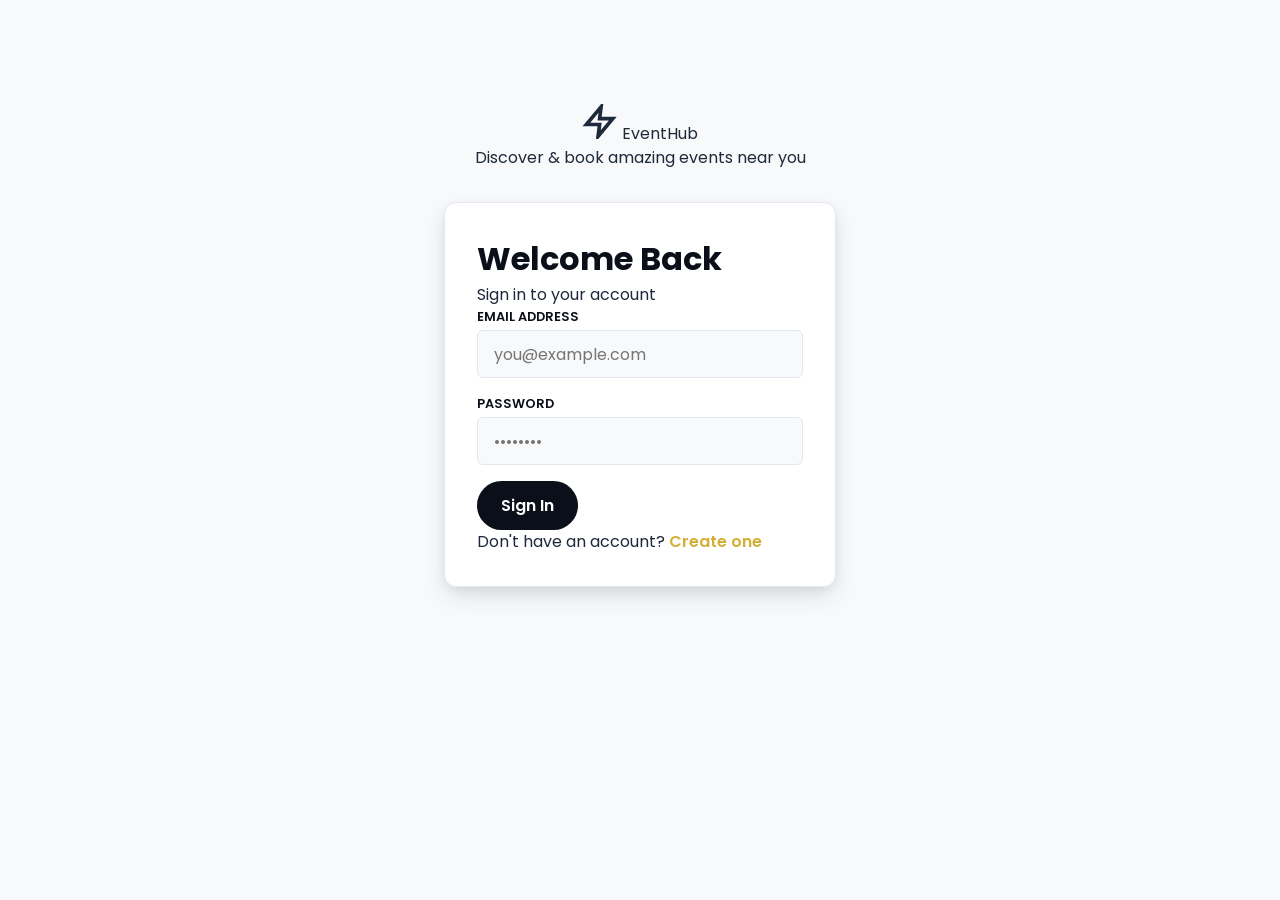
<file: auth.html>
<!DOCTYPE html>
<html lang="en">
<head>
    <meta charset="UTF-8">
    <meta name="viewport" content="width=device-width, initial-scale=1.0">
    <meta name="description" content="Sign in or create an account for the Event Booking System.">
    <title>Sign In — EventHub</title>
    <link rel="stylesheet" href="css/styles.css?v=p3r-3">
    <link rel="preconnect" href="https://fonts.googleapis.com">
    <link rel="preconnect" href="https://fonts.gstatic.com" crossorigin>
    <link href="https://fonts.googleapis.com/css2?family=Playfair+Display:ital,wght@0,400..900;1,400..900&family=Poppins:wght@300;400;500;600;700;800&display=swap" rel="stylesheet">
</head>
<body>



    <main class="auth-container">
        <!-- ─── Brand ──────────────────────────────────────── -->
        <div class="auth-brand">
            <a href="index.php" class="auth-brand__logo">
                <span class="auth-brand__icon">
                    <svg class="svg-icon" viewBox="0 0 24 24" fill="none" stroke="currentColor" stroke-width="2.5" stroke-linecap="square" stroke-linejoin="miter" style="width:2.2rem; height:2.2rem;">
                        <polygon points="13 2 3 14 12 14 11 22 21 10 12 10 13 2"></polygon>
                    </svg>
                </span>
                <span class="auth-brand__name">EventHub</span>
            </a>
            <p class="auth-brand__tagline">Discover &amp; book amazing events near you</p>
        </div>

        <!-- ═══════ Login Card ═══════ -->
        <div id="login-card" class="auth-card">
            <h1 class="auth-card__title">Welcome Back</h1>
            <p class="auth-card__subtitle">Sign in to your account</p>

            <div id="login-error" class="auth-error" style="display:none;"></div>

            <form id="login-form" novalidate>
                <div class="form-group">
                    <label for="login-email">Email Address</label>
                    <input type="email" id="login-email" placeholder="you@example.com" required autocomplete="email" class="input">
                </div>
                <div class="form-group">
                    <label for="login-password">Password</label>
                    <input type="password" id="login-password" placeholder="••••••••" required autocomplete="current-password" class="input">
                </div>
                <button type="submit" class="btn btn--primary btn--full" data-label="Sign In"><span>Sign In</span></button>
            </form>

            <p class="auth-card__footer">
                Don't have an account?
                <a href="#" data-toggle-auth class="link">Create one</a>
            </p>
        </div>

        <!-- ═══════ Register Card ═══════ -->
        <div id="register-card" class="auth-card hidden">
            <h1 class="auth-card__title">Create Account</h1>
            <p class="auth-card__subtitle">Join EventHub today</p>

            <div id="register-error" class="auth-error" style="display:none;"></div>

            <form id="register-form" novalidate>
                <div class="form-group">
                    <label for="register-name">Full Name</label>
                    <input type="text" id="register-name" placeholder="Jane Doe" required autocomplete="name" class="input">
                </div>
                <div class="form-group">
                    <label for="register-email">Email Address</label>
                    <input type="email" id="register-email" placeholder="you@example.com" required autocomplete="email" class="input">
                </div>
                <div class="form-group">
                    <label for="register-password">Password</label>
                    <input type="password" id="register-password" placeholder="Min 6 characters" required autocomplete="new-password" class="input">
                </div>
                <div class="form-group">
                    <label for="register-confirm">Confirm Password</label>
                    <input type="password" id="register-confirm" placeholder="Re-enter password" required autocomplete="new-password" class="input">
                </div>
                <button type="submit" class="btn btn--primary btn--full" data-label="Create Account"><span>Create Account</span></button>
            </form>

            <p class="auth-card__footer">
                Already have an account?
                <a href="#" data-toggle-auth class="link">Sign in</a>
            </p>
        </div>
    </main>

    <script src="js/auth.js"></script>
</body>
</html>
</file>
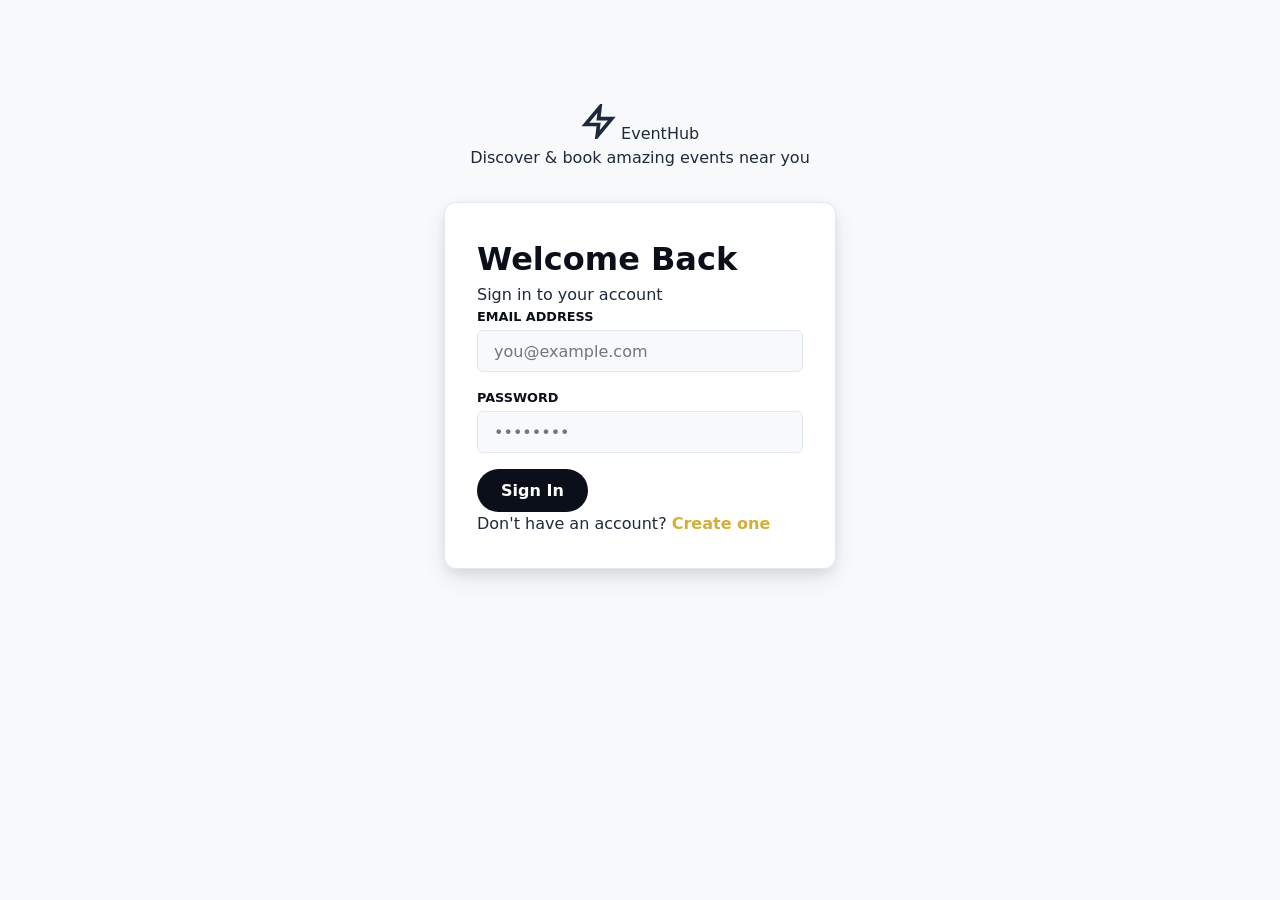
<file: dashboard.html>
<!DOCTYPE html>
<html lang="en">
<head>
    <meta charset="UTF-8">
    <meta name="viewport" content="width=device-width, initial-scale=1.0">
    <meta name="description" content="Manage your events and bookings on EventHub.">
    <title>Dashboard — EventHub</title>
    <link rel="stylesheet" href="css/styles.css?v=p3r-3">
    <link rel="preconnect" href="https://fonts.googleapis.com">
    <link rel="preconnect" href="https://fonts.gstatic.com" crossorigin>
    <link href="https://fonts.googleapis.com/css2?family=Playfair+Display:ital,wght@0,400..900;1,400..900&family=Poppins:wght@300;400;500;600;700;800&display=swap" rel="stylesheet">
</head>
<body>

    <div class="dashboard-wrapper">
        <!-- ─── Sidebar (Section 1) ────────────────────────── -->
        <aside id="sidebar" class="sidebar">
            <div class="sidebar__brand">
                <svg class="svg-icon sidebar__brand-icon" viewBox="0 0 24 24" fill="none" stroke="currentColor" stroke-width="2.5" stroke-linecap="square" stroke-linejoin="miter">
                    <polygon points="13 2 3 14 12 14 11 22 21 10 12 10 13 2"></polygon>
                </svg>
                <span class="sidebar__brand-name">EventHub</span>
            </div>
            
            <nav class="sidebar__nav" id="sidebar-nav">
                <button class="tab active" data-tab="overview">
                    <svg class="svg-icon" viewBox="0 0 24 24" fill="none" stroke="currentColor" stroke-width="2"><rect x="3" y="3" width="7" height="9"></rect><rect x="14" y="3" width="7" height="5"></rect><rect x="14" y="12" width="7" height="9"></rect><rect x="3" y="16" width="7" height="5"></rect></svg>
                    <span>Overview</span>
                </button>
                <button class="tab" data-tab="my-events">
                    <svg class="svg-icon" viewBox="0 0 24 24" fill="none" stroke="currentColor" stroke-width="2"><rect x="3" y="4" width="18" height="18" rx="2" ry="2"></rect><line x1="16" y1="2" x2="16" y2="6"></line><line x1="8" y1="2" x2="8" y2="6"></line><line x1="3" y1="10" x2="21" y2="10"></line></svg>
                    <span>My Events</span>
                </button>
                <button class="tab" data-tab="create-event">
                    <svg class="svg-icon" viewBox="0 0 24 24" fill="none" stroke="currentColor" stroke-width="2"><line x1="12" y1="5" x2="12" y2="19"></line><line x1="5" y1="12" x2="19" y2="12"></line></svg>
                    <span>Create New Event</span>
                </button>
                <button class="tab" data-tab="check-in">
                    <svg class="svg-icon" viewBox="0 0 24 24" fill="none" stroke="currentColor" stroke-width="2"><path d="M22 11.08V12a10 10 0 1 1-5.93-9.14"></path><polyline points="22 4 12 14.01 9 11.01"></polyline></svg>
                    <span>Check-in Attendees</span>
                </button>
                <button class="tab" data-tab="my-bookings">
                    <svg class="svg-icon" viewBox="0 0 24 24" fill="none" stroke="currentColor" stroke-width="2"><path d="M20.2 7.8l-2.6 1a2 2 0 0 0-1.2 1.8v2.8a2 2 0 0 0 1.2 1.8l2.6 1a1 1 0 0 0 1.3-.9v-6.6a1 1 0 0 0-1.3-.9zM3.8 7.8l2.6 1a2 2 0 0 1 1.2 1.8v2.8a2 2 0 0 1-1.2 1.8l-2.6 1a1 1 0 0 1-1.3-.9v-6.6a1 1 0 0 1 1.3-.9z"></path><path d="M12 2a10 10 0 0 0-10 10 10 10 0 0 0 10 10 10 10 0 0 0 10-10A10 10 0 0 0 12 2zm0 18a8 8 0 1 1 0-16 8 8 0 0 1 0 16z"></path></svg>
                    <span>My Bookings</span>
                </button>
                <button class="tab" data-tab="saved-events">
                    <svg class="svg-icon" viewBox="0 0 24 24" fill="none" stroke="currentColor" stroke-width="2"><path d="M19 21l-7-5-7 5V5a2 2 0 0 1 2-2h10a2 2 0 0 1 2 2z"></path></svg>
                    <span>Saved Events</span>
                </button>
            </nav>
            
            <div class="sidebar__footer">
                <a href="index.html" class="sidebar__link">
                    <svg class="svg-icon" viewBox="0 0 24 24" fill="none" stroke="currentColor" stroke-width="2"><path d="M3 9l9-7 9 7v11a2 2 0 0 1-2 2H5a2 2 0 0 1-2-2z"></path><polyline points="9 22 9 12 15 12 15 22"></polyline></svg>
                    <span>Browse Events</span>
                </a>
                <button id="nav-logout" class="sidebar__btn">
                    <svg class="svg-icon" viewBox="0 0 24 24" fill="none" stroke="currentColor" stroke-width="2"><path d="M9 21H5a2 2 0 0 1-2-2V5a2 2 0 0 1 2-2h4"></path><polyline points="16 17 21 12 16 7"></polyline><line x1="21" y1="12" x2="9" y2="12"></line></svg>
                    <span>Logout</span>
                </button>
            </div>
        </aside>

        <!-- Sidebar Overlay (Mobile) -->
        <div id="sidebar-overlay" class="sidebar-overlay"></div>

        <!-- ─── Main Content Area (Section 2) ──────────────── -->
        <main class="main-content">
            <!-- Header Bar -->
            <header class="header-bar">
                <button id="menu-toggle" class="menu-toggle" aria-label="Toggle Menu">
                    <svg class="svg-icon" viewBox="0 0 24 24" fill="none" stroke="currentColor" stroke-width="2.5"><line x1="3" y1="12" x2="21" y2="12"></line><line x1="3" y1="6" x2="21" y2="6"></line><line x1="3" y1="18" x2="21" y2="18"></line></svg>
                </button>
                <div class="header-bar__left">
                    <span id="nav-user-name" class="navbar__greeting"></span>
                </div>
                <div class="header-bar__right">
                    <div class="header-balance">
                        <span class="header-balance__title">Balance</span>
                        <span id="nav-balance" class="header-balance__amount">0.00 Birr</span>
                    </div>
                </div>
            </header>

            <!-- Content Area -->
            <div class="content-body">
                <!-- ═══════ Overview Tab ═══════ -->
                <section id="tab-overview" class="tab-panel active">
                    <header class="tab-panel__header">
                        <h2>Overview</h2>
                    </header>
                    
                    <div class="host-analytics">
                        <div class="analytics-card">
                            <div class="analytics-card__icon">
                                <svg class="svg-icon" width="20" height="20" viewBox="0 0 24 24" fill="none" stroke="currentColor" stroke-width="2" stroke-linecap="square"><line x1="12" y1="1" x2="12" y2="23"></line><path d="M17 5H9.5a3.5 3.5 0 0 0 0 7h5a3.5 3.5 0 0 1 0 7H6"></path></svg>
                            </div>
                            <div class="analytics-card__content">
                                <span class="analytics-card__value" id="stats-revenue">0.00 Birr</span>
                                <span class="analytics-card__label">Total Earnings</span>
                            </div>
                        </div>
                        <div class="analytics-card">
                            <div class="analytics-card__icon">
                                <svg class="svg-icon" width="20" height="20" viewBox="0 0 24 24" fill="none" stroke="currentColor" stroke-width="2" stroke-linecap="square"><path d="M17 21v-2a4 4 0 0 0-4-4H5a4 4 0 0 0-4 4v2"></path><circle cx="9" cy="7" r="4"></circle><path d="M23 21v-2a4 4 0 0 0-3-3.87"></path><path d="M16 3.13a4 4 0 0 1 0 7.75"></path></svg>
                            </div>
                            <div class="analytics-card__content">
                                <span class="analytics-card__value" id="stats-tickets-sold">0</span>
                                <span class="analytics-card__label">Tickets Sold</span>
                            </div>
                        </div>
                        <div class="analytics-card">
                            <div class="analytics-card__icon">
                                <svg class="svg-icon" width="20" height="20" viewBox="0 0 24 24" fill="none" stroke="currentColor" stroke-width="2" stroke-linecap="square"><rect x="3" y="4" width="18" height="18" rx="2" ry="2"></rect><line x1="16" y1="2" x2="16" y2="6"></line><line x1="8" y1="2" x2="8" y2="6"></line><line x1="3" y1="10" x2="21" y2="10"></line></svg>
                            </div>
                            <div class="analytics-card__content">
                                <span class="analytics-card__value" id="stats-events-count">0</span>
                                <span class="analytics-card__label">Upcoming Events</span>
                            </div>
                        </div>
                    </div>

                    <div class="welcome-widget">
                        <div class="welcome-widget__greeting">Welcome to your dashboard!</div>
                        <p class="welcome-widget__text">Configure your events, track earnings in Birr, monitor seat capacity, and check-in attendees easily. Click on "My Events" to manage bookings.</p>
                    </div>
                </section>

                <!-- ═══════ My Events Tab ═══════ -->
                <section id="tab-my-events" class="tab-panel hidden">
                    <div class="tab-panel__header">
                        <h2>Events You Created</h2>
                        <button id="btn-new-event" class="btn btn--primary"><span>+ New Event</span></button>
                    </div>

                    <div id="my-events-list" class="my-events-list">
                        <!-- Dynamically populated with horizontal card rows -->
                    </div>
                    <div id="my-events-empty" class="empty-state hidden">
                        <div class="empty-state__icon" style="display:flex; justify-content:center; margin-bottom:1.5rem;">
                            <svg class="svg-icon" viewBox="0 0 24 24" fill="none" stroke="currentColor" stroke-width="2" stroke-linecap="square" style="width:3rem; height:3rem; color:var(--color-gold);">
                                <rect x="3" y="4" width="18" height="18" rx="2" ry="2"></rect>
                                <line x1="16" y1="2" x2="16" y2="6"></line>
                                <line x1="8" y1="2" x2="8" y2="6"></line>
                                <line x1="3" y1="10" x2="21" y2="10"></line>
                            </svg>
                        </div>
                        <p class="empty-state__text">You haven't created any events yet.</p>
                    </div>
                </section>

                <!-- ═══════ Create Event Tab (Embedded) ═══════ -->
                <section id="tab-create-event" class="tab-panel hidden">
                    <header class="tab-panel__header">
                        <h2 id="event-form-title">Create New Event</h2>
                    </header>
                    
                    <div class="card form-card">
                        <div id="event-form-error" class="auth-error" style="display:none;"></div>
                        <div id="event-form-success" class="auth-success" style="display:none;"></div>

                        <form id="event-form" novalidate>
                            <input type="hidden" id="event-form-id" value="">
                            <div class="form-row">
                                <div class="form-group">
                                    <label for="event-form-name">Event Title</label>
                                    <input type="text" id="event-form-name" class="input" placeholder="Enter event title" required>
                                </div>
                                <div class="form-group">
                                    <label for="event-form-type">Event Type</label>
                                    <select id="event-form-type" class="input" required>
                                        <option value="">Select Type</option>
                                        <option value="Concert">Concert</option>
                                        <option value="Workshop">Workshop</option>
                                        <option value="Meetup">Meetup</option>
                                        <option value="Conference">Conference</option>
                                        <option value="Sports">Sports</option>
                                        <option value="Exhibition">Exhibition</option>
                                        <option value="Food">Food</option>
                                        <option value="Other">Other</option>
                                    </select>
                                </div>
                            </div>
                            <div class="form-row">
                                <div class="form-group">
                                    <label for="event-form-date">Event Date &amp; Time</label>
                                    <input type="datetime-local" id="event-form-date" class="input" required>
                                </div>
                                <div class="form-group">
                                    <label for="event-form-seats">Total Seats</label>
                                    <input type="number" id="event-form-seats" class="input" min="1" placeholder="e.g. 100" required>
                                </div>
                            </div>
                            <div class="form-row">
                                <div class="form-group">
                                    <label for="event-form-location">Location</label>
                                    <input type="text" id="event-form-location" class="input" placeholder="e.g. Online or 123 Street" required>
                                </div>
                                <div class="form-group">
                                    <label for="event-form-price">Ticket Price (Birr)</label>
                                    <input type="number" id="event-form-price" class="input" min="0" step="0.01" placeholder="e.g. 150.00" required>
                                </div>
                            </div>
                            <div class="form-group">
                                <label for="event-form-desc">Description</label>
                                <textarea id="event-form-desc" class="input input--textarea" rows="4" placeholder="Describe your event…"></textarea>
                            </div>
                            <div class="form-group">
                                <label>Event Poster</label>
                                
                                <!-- Custom dashed upload zone -->
                                <div id="upload-zone" class="upload-zone">
                                    <input type="file" id="eventImage" name="event_image" accept="image/*" style="display: none;">
                                    <div class="upload-zone__prompt" id="upload-zone-prompt">
                                        <svg class="upload-zone__icon" viewBox="0 0 24 24" fill="none" stroke="currentColor" stroke-width="2" stroke-linecap="square">
                                            <path d="M21 15v4a2 2 0 0 1-2 2H5a2 2 0 0 1-2-2v-4"></path>
                                            <polyline points="17 8 12 3 7 8"></polyline>
                                            <line x1="12" y1="3" x2="12" y2="15"></line>
                                        </svg>
                                        <p class="upload-zone__text">Drag &amp; drop event poster, or <span class="highlight">browse files</span></p>
                                        <p class="upload-zone__subtext">Supports JPG, PNG, GIF up to 5MB</p>
                                    </div>
                                    <div id="event-form-image-preview-container" class="upload-zone__preview-container" style="display:none;">
                                        <img id="event-form-image-preview" src="" alt="Preview" class="upload-zone__preview-img">
                                        <button type="button" id="btn-remove-poster" class="btn-remove-poster" aria-label="Remove poster">&times;</button>
                                    </div>
                                </div>
                            </div>
                            <div class="form-actions">
                                <button type="button" id="event-form-cancel" class="btn btn--ghost"><span>Cancel</span></button>
                                <button type="submit" id="event-form-submit" class="btn btn--primary" data-label="Save Event"><span>Save Event</span></button>
                            </div>
                        </form>
                    </div>
                </section>

                <!-- ═══════ Check-in Tab (Section 4) ═══════ -->
                <section id="tab-check-in" class="tab-panel hidden">
                    <header class="tab-panel__header">
                        <h2>Check-in Attendees</h2>
                    </header>
                    
                    <div class="check-in-layout">
                        <!-- Left Column: Event Summary -->
                        <div class="check-in-layout__left">
                            <div id="check-in-no-event-summary" class="check-in-no-event-summary">
                                <p>No event selected. Choose an event from the list under "My Events" to check in attendees.</p>
                            </div>
                            <div id="check-in-event-summary" class="card check-in-summary-card hidden">
                                <div class="check-in-summary-card__poster-wrapper">
                                    <img id="check-in-event-poster" src="" alt="Event Poster" class="check-in-summary-card__poster">
                                </div>
                                <div class="check-in-summary-card__content">
                                    <span id="check-in-event-type" class="badge">Concert</span>
                                    <h3 id="check-in-event-title" class="check-in-summary-card__title">Event Title</h3>
                                    
                                    <div class="check-in-summary-card__meta">
                                        <div class="check-in-meta-item">
                                            <svg viewBox="0 0 24 24" width="16" height="16" fill="none" stroke="currentColor" stroke-width="2"><rect x="3" y="4" width="18" height="18" rx="2" ry="2"></rect><line x1="16" y1="2" x2="16" y2="6"></line><line x1="8" y1="2" x2="8" y2="6"></line><line x1="3" y1="10" x2="21" y2="10"></line></svg>
                                            <span id="check-in-event-date">Date</span>
                                        </div>
                                        <div class="check-in-meta-item">
                                            <svg viewBox="0 0 24 24" width="16" height="16" fill="none" stroke="currentColor" stroke-width="2"><path d="M12 2a8 8 0 0 0-8 8c0 5.25 8 12 8 12s8-6.75 8-12a8 8 0 0 0-8-8z"></path><circle cx="12" cy="10" r="3"></circle></svg>
                                            <span id="check-in-event-location">Location</span>
                                        </div>
                                        <div class="check-in-meta-item">
                                            <svg viewBox="0 0 24 24" width="16" height="16" fill="none" stroke="currentColor" stroke-width="2"><path d="M17 21v-2a4 4 0 0 0-4-4H5a4 4 0 0 0-4 4v2"></path><circle cx="9" cy="7" r="4"></circle></svg>
                                            <span id="check-in-event-capacity">Capacity</span>
                                        </div>
                                    </div>
                                    
                                    <div class="check-in-summary-card__actions">
                                        <button id="check-in-event-edit" class="btn btn--sm btn--outline"><span>Edit</span></button>
                                        <button id="check-in-event-delete" class="btn btn--sm btn--danger-outline"><span>Delete Event</span></button>
                                    </div>
                                </div>
                            </div>
                        </div>

                        <!-- Right Column: Attendee check-in list -->
                        <div class="check-in-layout__right">
                            <div class="card check-in-list-card">
                                <div class="check-in-list-card__header">
                                    <h3>Attendee Check-In</h3>
                                    <div class="search-box">
                                        <input type="text" id="attendee-search" class="input" placeholder="Search attendee name or email...">
                                    </div>
                                </div>
                                
                                <div id="check-in-attendees-list" class="check-in-attendees-list">
                                    <!-- Populated dynamically -->
                                    <p class="select-hint">Please select an event from "My Events" to view attendees.</p>
                                </div>
                                <div id="check-in-attendees-empty" class="empty-state hidden">
                                    <p class="empty-state__text">No bookings found for this event.</p>
                                </div>
                            </div>
                        </div>
                    </div>
                </section>

                <!-- ═══════ My Bookings Tab ═══════ -->
                <section id="tab-my-bookings" class="tab-panel hidden">
                    <header class="tab-panel__header">
                        <h2>Your Booked Tickets</h2>
                    </header>

                    <div id="my-bookings-list" class="my-bookings-list">
                        <!-- Dynamically populated -->
                    </div>
                    <div id="my-bookings-empty" class="empty-state hidden">
                        <div class="empty-state__icon" style="display:flex; justify-content:center; margin-bottom:1.5rem;">
                            <svg class="svg-icon" viewBox="0 0 24 24" fill="none" stroke="currentColor" stroke-width="2" stroke-linecap="square" style="width:3rem; height:3rem; color:var(--color-gold);">
                                <path d="M2 9a3 3 0 0 1 0 6v2a2 2 0 0 0 2 2h16a2 2 0 0 0 2-2v-2a3 3 0 0 1 0-6V7a2 2 0 0 0-2-2H4a2 2 0 0 0-2 2Z"></path>
                                <line x1="9" y1="5" x2="9" y2="19"></line>
                            </svg>
                        </div>
                        <p class="empty-state__text">You haven't booked any events yet. <a href="index.html" class="link">Browse events</a></p>
                    </div>
                </section>

                <!-- ═══════ Saved Events Tab ═══════ -->
                <section id="tab-saved-events" class="tab-panel hidden">
                    <header class="tab-panel__header">
                        <h2>Saved Events</h2>
                    </header>
                    <div id="saved-events-list" class="saved-events-list events-grid">
                        <!-- Dynamically populated -->
                    </div>
                    <div id="saved-events-empty" class="empty-state hidden">
                        <div class="empty-state__icon" style="display:flex; justify-content:center; margin-bottom:1.5rem;">
                            <svg class="svg-icon" viewBox="0 0 24 24" fill="none" stroke="currentColor" stroke-width="2" stroke-linecap="square" style="width:3rem; height:3rem; color:var(--color-gold);">
                                <path d="M19 21l-7-5-7 5V5a2 2 0 0 1 2-2h10a2 2 0 0 1 2 2z"></path>
                            </svg>
                        </div>
                        <p class="empty-state__text">You haven't saved any events yet. <a href="index.html" class="link">Browse events</a></p>
                    </div>
                </section>
            </div>
            
            <footer class="footer">
                <p>&copy; 2026 EventHub. All rights reserved.</p>
            </footer>
        </main>
    </div>

    <!-- ─── Confirm Dialog ─────────────────────────────────── -->
    <div id="confirm-modal" class="modal hidden">
        <div class="modal__backdrop" id="confirm-backdrop"></div>
        <div class="modal__content modal__content--small">
            <h3 id="confirm-title">Are you sure?</h3>
            <p id="confirm-message"></p>
            <div class="form-actions">
                <button id="confirm-no" class="btn btn--ghost"><span>No</span></button>
                <button id="confirm-yes" class="btn btn--danger"><span>Yes</span></button>
            </div>
        </div>
    </div>

    <script src="js/p3r-dropdown.js"></script>
    <script src="js/dashboard.js?v=1.0.3"></script>
</body>
</html>
</file>
<file: css/styles.css>
/* ==========================================================================
   Premium Event Booking UI Stylesheet (Navy & Gold Theme)
   ========================================================================== */

/* ─── Variables & Theme ─────────────────────────────────────────── */
:root {
    --color-navy: #0B0F19;
    --color-navy-light: #1E293B;
    --color-gold: #D4AF37;
    --color-gold-hover: #B59025;
    --color-gold-light: rgba(212, 175, 55, 0.15);
    --color-bg-light: #F8F9FA;
    --color-card-bg: #FFFFFF;
    --color-white: #FFFFFF;
    
    --color-text: #1E293B;
    --color-text-light: #64748B;
    --color-text-dim: #94A3B8;
    --color-border: #E2E8F0;
    
    --color-danger: #EF4444;
    --color-warning: #F59E0B;
    --color-success: #10B981;
    
    --font-heading: 'Playfair Display', Georgia, serif;
    --font-body: 'Poppins', 'Inter', system-ui, -apple-system, sans-serif;
    
    --shadow-sm: 0 1px 2px 0 rgba(11, 15, 25, 0.05);
    --shadow-md: 0 4px 15px -1px rgba(11, 15, 25, 0.08), 0 2px 6px -1px rgba(11, 15, 25, 0.04);
    --shadow-lg: 0 10px 25px -3px rgba(11, 15, 25, 0.12), 0 4px 12px -2px rgba(11, 15, 25, 0.08);
    
    --radius-sm: 6px;
    --radius-md: 12px;
    --radius-lg: 20px;
    --radius-pill: 9999px;
    
    --space-xs: 0.25rem;
    --space-sm: 0.5rem;
    --space-md: 1rem;
    --space-lg: 1.5rem;
    --space-xl: 2rem;
    --space-2xl: 3rem;
    --transition-base: all 0.3s cubic-bezier(0.4, 0, 0.2, 1);
    --transition-fast: all 0.15s ease;
}

/* ─── Base Reset ────────────────────────────────────────────────── */
*, *::before, *::after {
    box-sizing: border-box;
    margin: 0;
    padding: 0;
}

body {
    font-family: var(--font-body);
    background-color: var(--color-bg-light);
    color: var(--color-text);
    line-height: 1.5;
    -webkit-font-smoothing: antialiased;
    overflow-x: hidden;
}

a {
    color: inherit;
    text-decoration: none;
}

img {
    max-width: 100%;
    display: block;
}

button, input, select, textarea {
    font-family: inherit;
    font-size: inherit;
    color: inherit;
    background: none;
    border: none;
}

/* ─── Layout Container ──────────────────────────────────────────── */
.container {
    width: 100%;
    max-width: 1200px;
    margin-right: auto;
    margin-left: auto;
    padding-right: var(--space-lg);
    padding-left: var(--space-lg);
}

.text-center {
    text-align: center;
}

.hidden {
    display: none !important;
}

/* ─── Typography Utility ────────────────────────────────────────── */
h1, h2, h3, h4, h5, h6 {
    font-family: var(--font-body);
    font-weight: 700;
    color: var(--color-navy);
}

.section-title {
    font-family: var(--font-heading);
    font-size: 2.25rem;
    font-weight: 800;
    margin-bottom: var(--space-xs);
    color: var(--color-navy);
}

.section-subtitle {
    font-size: 1rem;
    color: var(--color-text-light);
    margin-bottom: var(--space-xl);
}

/* ─── Buttons ───────────────────────────────────────────────────── */
.btn {
    display: inline-flex;
    align-items: center;
    justify-content: center;
    padding: 0.75rem 1.5rem;
    font-weight: 600;
    border-radius: var(--radius-pill);
    cursor: pointer;
    transition: var(--transition-base);
    text-transform: capitalize;
}

.btn--primary {
    background-color: var(--color-navy);
    color: var(--color-white);
}

.btn--primary:hover {
    background-color: var(--color-navy-light);
    transform: translateY(-2px);
    box-shadow: var(--shadow-md);
}

.btn--outline {
    background-color: transparent;
    border: 2px solid var(--color-navy);
    color: var(--color-navy);
}

.btn--outline:hover {
    background-color: var(--color-navy);
    color: var(--color-white);
}

.btn--ghost {
    background-color: transparent;
    color: var(--color-navy);
}

.btn--ghost:hover {
    background-color: rgba(11, 15, 25, 0.05);
}

.btn--sm {
    padding: 0.5rem 1rem;
    font-size: 0.85rem;
}

.btn--danger {
    background-color: var(--color-danger);
    color: var(--color-white);
}

.btn--danger:hover {
    background-color: #DC2626;
}

.btn--danger-outline {
    background-color: transparent;
    border: 2px solid var(--color-danger);
    color: var(--color-danger);
}

.btn--danger-outline:hover {
    background-color: var(--color-danger);
    color: var(--color-white);
}

/* ─── Navbar ────────────────────────────────────────────────────── */
.navbar {
    background-color: var(--color-white);
    box-shadow: var(--shadow-sm);
    position: sticky;
    top: 0;
    z-index: 100;
    height: 70px;
    display: flex;
    align-items: center;
}

.navbar__inner {
    display: flex;
    align-items: center;
    justify-content: space-between;
    width: 100%;
}

.navbar__brand {
    display: flex;
    align-items: center;
    gap: var(--space-sm);
    font-family: var(--font-heading);
    font-size: 1.5rem;
    font-weight: 900;
    color: var(--color-navy);
}

.navbar__icon {
    color: var(--color-gold);
}

.navbar__links {
    display: flex;
    align-items: center;
    gap: var(--space-md);
}

.nav-balance {
    font-weight: 700;
    color: var(--color-gold);
    background-color: var(--color-gold-light);
    padding: 0.35rem 0.75rem;
    border-radius: var(--radius-pill);
    font-size: 0.9rem;
}

.navbar__greeting {
    font-weight: 500;
    color: var(--color-text-light);
    font-size: 0.9rem;
}

/* ─── Hero Section & Floating Search Bar ────────────────────────── */
.hero {
    background-size: cover;
    background-position: center;
    padding: 7rem 0 9rem 0;
    text-align: center;
    color: var(--color-white);
    position: relative;
}

.hero__inner {
    display: flex;
    flex-direction: column;
    align-items: center;
    position: relative;
    z-index: 2;
}

.hero__title {
    font-family: var(--font-heading);
    font-size: 3.5rem;
    font-weight: 900;
    line-height: 1.2;
    margin-bottom: var(--space-md);
    color: var(--color-white);
    max-width: 800px;
}

.hero__title .accent-text {
    color: var(--color-gold);
}

.hero__subtitle {
    font-size: 1.15rem;
    font-weight: 400;
    color: rgba(255, 255, 255, 0.9);
    max-width: 600px;
    margin-bottom: var(--space-2xl);
    line-height: 1.6;
}

/* Floating Search Bar Pill */
.search-bar-pill {
    background-color: var(--color-white);
    border-radius: var(--radius-pill);
    box-shadow: var(--shadow-lg);
    display: flex;
    align-items: center;
    padding: 0.6rem 0.6rem 0.6rem 2rem;
    width: 100%;
    max-width: 1080px;
    margin-top: 1rem;
    text-align: left;
    color: var(--color-text);
}

.search-bar-pill__field {
    display: flex;
    align-items: center;
    gap: var(--space-sm);
    flex: 1;
    min-width: 0;
}

.search-bar-pill__icon {
    color: var(--color-text-light);
    flex-shrink: 0;
}

.search-bar-pill__content {
    display: flex;
    flex-direction: column;
    width: 100%;
}

.search-bar-pill__label {
    font-size: 0.75rem;
    font-weight: 700;
    color: var(--color-navy);
    text-transform: uppercase;
    letter-spacing: 0.05em;
    cursor: pointer;
}

.search-bar-pill__input {
    font-size: 0.9rem;
    font-weight: 500;
    color: var(--color-text);
    width: 100%;
    margin-top: 2px;
    outline: none;
}

.search-bar-pill__input::placeholder {
    color: var(--color-text-dim);
}

.search-bar-pill__divider {
    width: 1px;
    height: 35px;
    background-color: var(--color-border);
    margin: 0 var(--space-lg);
    flex-shrink: 0;
}

.search-bar-pill__btn {
    background-color: var(--color-navy);
    color: var(--color-white);
    padding: 1rem 2rem;
    font-weight: 600;
    font-size: 0.95rem;
    border-radius: var(--radius-pill);
    cursor: pointer;
    transition: var(--transition-base);
    flex-shrink: 0;
}

.search-bar-pill__btn:hover {
    background-color: var(--color-navy-light);
    transform: scale(1.02);
}

/* Responsive Search Bar */
@media (max-width: 850px) {
    .search-bar-pill {
        flex-direction: column;
        border-radius: var(--radius-md);
        padding: var(--space-lg);
        gap: var(--space-md);
    }
    
    .search-bar-pill__divider {
        display: none;
    }
    
    .search-bar-pill__field {
        width: 100%;
    }
    
    .search-bar-pill__btn {
        width: 100%;
        text-align: center;
    }
}

/* ─── Trending / Location Pills ─────────────────────────────────── */
.trending {
    margin-top: -3.5rem;
    margin-bottom: var(--space-lg);
    position: relative;
    z-index: 10;
}

.trending__header {
    display: flex;
    align-items: flex-end;
    justify-content: space-between;
    margin-bottom: var(--space-lg);
}

.trending__header-text {
    flex: 1;
}

.carousel-nav {
    display: flex;
    gap: var(--space-sm);
    margin-bottom: 5px;
}

.carousel-nav__btn {
    width: 44px;
    height: 44px;
    border-radius: var(--radius-pill);
    background-color: var(--color-white);
    box-shadow: var(--shadow-sm);
    border: 1px solid var(--color-border);
    display: flex;
    align-items: center;
    justify-content: center;
    color: var(--color-navy);
    cursor: pointer;
    transition: var(--transition-base);
}

.carousel-nav__btn:hover {
    background-color: var(--color-navy);
    color: var(--color-white);
    border-color: var(--color-navy);
    transform: scale(1.05);
}

/* Location Pills Scrolling Row */
.location-pills-container {
    overflow-x: auto;
    scrollbar-width: none;
    margin-bottom: var(--space-md);
    padding: var(--space-xs) 0;
}

.location-pills-container::-webkit-scrollbar {
    display: none;
}

.location-pills {
    display: flex;
    gap: var(--space-sm);
}

.location-pill {
    padding: 0.6rem 1.2rem;
    background-color: var(--color-white);
    border: 1px solid var(--color-border);
    border-radius: var(--radius-pill);
    font-size: 0.85rem;
    font-weight: 500;
    color: var(--color-text);
    cursor: pointer;
    transition: var(--transition-base);
    white-space: nowrap;
}

.location-pill:hover {
    border-color: var(--color-navy);
    color: var(--color-navy);
}

.location-pill.active {
    background-color: var(--color-gold);
    color: var(--color-white);
    border-color: var(--color-gold);
    box-shadow: var(--shadow-sm);
}

/* ─── Events Carousel Grid ──────────────────────────────────────── */
.events-grid {
    display: flex;
    flex-direction: row;
    overflow-x: auto;
    scroll-behavior: smooth;
    gap: var(--space-lg);
    padding: var(--space-sm) var(--space-xs) var(--space-xl) var(--space-xs);
    scrollbar-width: none;
}

.events-grid::-webkit-scrollbar {
    display: none;
}

/* Event Card Design */
.event-card {
    min-width: 320px;
    max-width: 320px;
    background-color: var(--color-card-bg);
    border-radius: var(--radius-md);
    box-shadow: var(--shadow-md);
    overflow: hidden;
    display: flex;
    flex-direction: column;
    transition: var(--transition-base);
    position: relative;
    cursor: pointer;
}

.event-card:hover {
    transform: translateY(-5px);
    box-shadow: var(--shadow-lg);
}

/* Top 60% Image Section */
.event-card__image-section {
    height: 260px;
    width: 100%;
    position: relative;
    overflow: hidden;
    background-color: var(--color-navy);
}

.event-card__img {
    width: 100%;
    height: 100%;
    object-fit: cover;
    transition: var(--transition-base);
}

.event-card:hover .event-card__img {
    transform: scale(1.05);
}

.event-card__img-fallback {
    width: 100%;
    height: 100%;
    display: flex;
    align-items: center;
    justify-content: center;
    color: rgba(255, 255, 255, 0.4);
    background: linear-gradient(135deg, var(--color-navy-light), var(--color-navy));
}

/* Badges & Button Overlays */
.event-card__overlay-top-left {
    position: absolute;
    top: var(--space-sm);
    left: var(--space-sm);
    z-index: 5;
}

.category-pill {
    background-color: var(--color-white);
    color: var(--color-navy);
    font-size: 0.75rem;
    font-weight: 700;
    padding: 0.25rem 0.65rem;
    border-radius: var(--radius-pill);
    box-shadow: var(--shadow-sm);
    text-transform: uppercase;
    letter-spacing: 0.02em;
}

.event-card__heart-btn {
    position: absolute;
    top: var(--space-sm);
    right: var(--space-sm);
    width: 32px;
    height: 32px;
    border-radius: var(--radius-pill);
    background-color: var(--color-white);
    display: flex;
    align-items: center;
    justify-content: center;
    color: var(--color-navy);
    cursor: pointer;
    box-shadow: var(--shadow-sm);
    transition: var(--transition-base);
    z-index: 5;
}

.event-card__heart-btn:hover {
    transform: scale(1.1);
}

.heart-icon {
    width: 16px;
    height: 16px;
    transition: var(--transition-fast);
}

.event-card__heart-btn.saved .heart-icon {
    fill: var(--color-gold);
    stroke: var(--color-gold);
}

.event-card__overlay-bottom {
    position: absolute;
    bottom: var(--space-sm);
    left: var(--space-sm);
    right: var(--space-sm);
    display: flex;
    gap: var(--space-xs);
    z-index: 5;
}

.info-badge {
    background-color: rgba(11, 15, 25, 0.75);
    color: var(--color-white);
    font-size: 0.7rem;
    font-weight: 500;
    padding: 0.25rem 0.5rem;
    border-radius: var(--radius-pill);
    display: flex;
    align-items: center;
    gap: 4px;
    backdrop-filter: blur(4px);
}

/* Card Body Section */
.event-card__body-section {
    padding: var(--space-md);
    display: flex;
    flex-direction: column;
    flex-grow: 1;
}

.event-card__title {
    font-size: 1.05rem;
    font-weight: 700;
    color: var(--color-navy);
    margin-bottom: var(--space-sm);
    white-space: nowrap;
    overflow: hidden;
    text-overflow: ellipsis;
}

.event-card__footer-section {
    display: flex;
    align-items: center;
    justify-content: space-between;
    margin-top: auto;
    padding-top: var(--space-sm);
    border-top: 1px solid var(--color-border);
}

.event-card__price-box {
    display: flex;
    flex-direction: column;
    line-height: 1.2;
}

.price-from-label {
    font-size: 0.7rem;
    color: var(--color-text-light);
}

.price-amount {
    font-size: 1.15rem;
    font-weight: 700;
    color: var(--color-gold);
}

.event-card__ticket-btn {
    background-color: var(--color-navy);
    color: var(--color-white);
    padding: 0.5rem 1rem;
    font-size: 0.8rem;
    font-weight: 600;
    border-radius: var(--radius-pill);
    cursor: pointer;
    transition: var(--transition-base);
}

.event-card__ticket-btn:hover {
    background-color: var(--color-navy-light);
    transform: scale(1.03);
}

/* Fade Out Animation for Saved Cards */
.fade-out {
    animation: fadeOutEffect 0.3s forwards ease-in-out;
}

@keyframes fadeOutEffect {
    0% { opacity: 1; transform: scale(1); }
    100% { opacity: 0; transform: scale(0.9); }
}

/* ─── Category Grid Section ─────────────────────────────────────── */
.categories {
    padding: var(--space-xl) 0 var(--space-2xl) 0;
}

.categories-grid {
    display: grid;
    grid-template-columns: repeat(4, 1fr);
    grid-template-rows: repeat(2, 120px);
    gap: var(--space-md);
}

.category-card {
    background-size: cover;
    background-position: center;
    border-radius: var(--radius-md);
    position: relative;
    overflow: hidden;
    display: flex;
    align-items: center;
    justify-content: center;
    cursor: pointer;
    box-shadow: var(--shadow-sm);
    transition: var(--transition-base);
}

.category-card:hover {
    transform: scale(1.02);
    box-shadow: var(--shadow-md);
}

.category-card__overlay {
    position: absolute;
    inset: 0;
    background-color: rgba(11, 15, 25, 0.45);
    transition: var(--transition-base);
}

.category-card:hover .category-card__overlay {
    background-color: rgba(11, 15, 25, 0.3);
}

.category-card__text {
    position: relative;
    z-index: 2;
    color: var(--color-white);
    font-weight: 700;
    font-size: 1.15rem;
    letter-spacing: 0.05em;
    text-transform: uppercase;
}

@media (max-width: 900px) {
    .categories-grid {
        grid-template-columns: repeat(2, 1fr);
        grid-template-rows: repeat(4, 120px);
    }
}

@media (max-width: 500px) {
    .categories-grid {
        grid-template-columns: 1fr;
        grid-template-rows: repeat(8, 100px);
    }
}

/* ─── Event Details Modal ───────────────────────────────────────── */
.modal {
    position: fixed;
    inset: 0;
    z-index: 1000;
    display: flex;
    align-items: center;
    justify-content: center;
    padding: var(--space-md);
}

.modal__backdrop {
    position: absolute;
    inset: 0;
    background-color: rgba(11, 15, 25, 0.7);
    backdrop-filter: blur(4px);
}

.modal__content {
    background-color: var(--color-white);
    border-radius: var(--radius-md);
    box-shadow: var(--shadow-lg);
    width: 100%;
    max-width: 600px;
    position: relative;
    z-index: 1002;
    padding: var(--space-xl);
    max-height: 90vh;
    overflow-y: auto;
}

.modal__content--wide {
    max-width: 800px;
}

.modal__content--small {
    max-width: 400px;
}

.modal__close {
    position: absolute;
    top: var(--space-md);
    right: var(--space-md);
    width: 32px;
    height: 32px;
    font-size: 1.5rem;
    display: flex;
    align-items: center;
    justify-content: center;
    cursor: pointer;
    color: var(--color-text-light);
    transition: var(--transition-base);
}

.modal__close:hover {
    color: var(--color-navy);
}

.modal__badge {
    display: inline-block;
    background-color: var(--color-gold-light);
    color: var(--color-gold);
    font-size: 0.75rem;
    font-weight: 700;
    padding: 0.25rem 0.65rem;
    border-radius: var(--radius-pill);
    margin-bottom: var(--space-sm);
    text-transform: uppercase;
}

.modal__title {
    font-family: var(--font-heading);
    font-size: 1.75rem;
    font-weight: 800;
    margin-bottom: var(--space-sm);
    color: var(--color-navy);
}

.modal__meta {
    font-size: 0.9rem;
    color: var(--color-text-light);
    display: flex;
    gap: var(--space-md);
    margin-bottom: var(--space-sm);
}

.modal__meta span {
    display: flex;
    align-items: center;
    gap: 4px;
}

.modal__desc {
    font-size: 0.95rem;
    line-height: 1.6;
    margin-bottom: var(--space-lg);
    color: var(--color-text);
}

/* Modal Seats Bar */
.modal__seats {
    margin-bottom: var(--space-xl);
}

.seats-bar {
    width: 100%;
    height: 8px;
    background-color: var(--color-border);
    border-radius: var(--radius-pill);
    overflow: hidden;
    margin-bottom: var(--space-xs);
}

.seats-bar__fill {
    height: 100%;
    background-color: var(--color-navy);
    border-radius: inherit;
    width: 0;
    transition: width 0.5s ease;
}

.seats-bar__fill--danger {
    background-color: var(--color-danger);
}

.modal__seats-text {
    font-size: 0.8rem;
    font-weight: 500;
    color: var(--color-text-light);
}

.modal__actions {
    display: flex;
    gap: var(--space-md);
}

.modal__image-container {
    width: 100%;
    height: 220px;
    border-radius: var(--radius-md);
    overflow: hidden;
    margin-bottom: var(--space-md);
    border: 1px solid var(--color-border);
}

.modal__image {
    width: 100%;
    height: 100%;
    object-fit: cover;
}

/* ─── Dashboard profile & Tabs ──────────────────────────────────── */
.dashboard {
    padding: var(--space-xl) 0 var(--space-2xl) 0;
}

.dashboard__header {
    margin-bottom: var(--space-xl);
}

.dashboard__header h1 {
    font-family: var(--font-heading);
    font-size: 2.5rem;
}

.dashboard-profile {
    display: flex;
    background-color: var(--color-white);
    border-radius: var(--radius-md);
    box-shadow: var(--shadow-sm);
    border: 1px solid var(--color-border);
    padding: var(--space-lg);
    align-items: center;
    justify-content: space-between;
    margin-bottom: var(--space-xl);
}

.dashboard-profile__user h2 {
    font-size: 1.5rem;
    font-weight: 700;
}

.dashboard-profile__user p {
    color: var(--color-text-light);
    font-size: 0.9rem;
}

.dashboard-profile__balance {
    text-align: right;
    display: flex;
    flex-direction: column;
}

.balance-title {
    font-size: 0.75rem;
    font-weight: 600;
    text-transform: uppercase;
    color: var(--color-text-light);
    letter-spacing: 0.05em;
}

.balance-amount {
    font-size: 1.5rem;
    font-weight: 800;
    color: var(--color-gold);
}

/* Tabs */
.tabs {
    display: flex;
    border-bottom: 2px solid var(--color-border);
    margin-bottom: var(--space-xl);
    gap: var(--space-lg);
}

.tab {
    padding: 0.75rem 0.5rem;
    font-weight: 600;
    color: var(--color-text-light);
    cursor: pointer;
    border-bottom: 3px solid transparent;
    transition: var(--transition-base);
    margin-bottom: -2px;
}

.tab:hover {
    color: var(--color-navy);
}

.tab.active {
    color: var(--color-navy);
    border-bottom-color: var(--color-gold);
}

.tab-panel {
    display: block;
}

.tab-panel.hidden {
    display: none;
}

.tab-panel__header {
    display: flex;
    align-items: center;
    justify-content: space-between;
    margin-bottom: var(--space-lg);
}

.tab-panel__header h2 {
    font-family: var(--font-heading);
    font-size: 1.75rem;
}

/* Host Analytics Cards */
.host-analytics {
    display: grid;
    grid-template-columns: repeat(4, 1fr);
    gap: var(--space-md);
    margin-bottom: var(--space-xl);
}

.analytics-card {
    background-color: var(--color-white);
    border: 1px solid var(--color-border);
    border-radius: var(--radius-md);
    padding: var(--space-md);
    display: flex;
    align-items: center;
    gap: var(--space-md);
    box-shadow: var(--shadow-sm);
}

.analytics-card__icon {
    width: 44px;
    height: 44px;
    border-radius: var(--radius-pill);
    background-color: var(--color-gold-light);
    color: var(--color-gold);
    display: flex;
    align-items: center;
    justify-content: center;
}

.analytics-card__content {
    display: flex;
    flex-direction: column;
}

.analytics-card__value {
    font-size: 1.25rem;
    font-weight: 800;
    color: var(--color-navy);
    line-height: 1.2;
}

.analytics-card__label {
    font-size: 0.75rem;
    color: var(--color-text-light);
    font-weight: 500;
}

@media (max-width: 800px) {
    .host-analytics {
        grid-template-columns: repeat(2, 1fr);
    }
}

@media (max-width: 450px) {
    .host-analytics {
        grid-template-columns: 1fr;
    }
}

/* Created Event / Booking Rows */
.my-events-list, .my-bookings-list {
    display: flex;
    flex-direction: column;
    gap: var(--space-md);
}

.event-row, .booking-row {
    background-color: var(--color-white);
    border: 1px solid var(--color-border);
    border-radius: var(--radius-md);
    padding: var(--space-md) var(--space-lg);
    display: flex;
    align-items: center;
    justify-content: space-between;
    box-shadow: var(--shadow-sm);
    transition: var(--transition-base);
}

.event-row:hover, .booking-row:hover {
    transform: translateY(-2px);
    box-shadow: var(--shadow-md);
}

.event-row__info, .booking-row__info {
    flex-grow: 1;
}

.event-row__title, .booking-row__title {
    font-size: 1.1rem;
    font-weight: 700;
    margin-bottom: var(--space-xs);
}

.booking-row__title.cancelled-text {
    text-decoration: line-through;
    color: var(--color-text-dim);
}

.event-row__meta, .booking-row__meta {
    font-size: 0.8rem;
    color: var(--color-text-light);
    display: flex;
    gap: var(--space-md);
    align-items: center;
}

.badge {
    font-size: 0.7rem;
    font-weight: 700;
    padding: 0.15rem 0.5rem;
    border-radius: var(--radius-pill);
    text-transform: uppercase;
}

.badge--concert { background-color: #DBEAFE; color: #1E40AF; }
.badge--workshop { background-color: #D1FAE5; color: #065F46; }
.badge--meetup { background-color: #FEE2E2; color: #991B1B; }
.badge--conference { background-color: #F5F3FF; color: #5B21B6; }
.badge--sports { background-color: #FEF3C7; color: #92400E; }
.badge--exhibition { background-color: #ECFDF5; color: #065F46; }
.badge--other { background-color: #F3F4F6; color: #374151; }

.booking-status {
    font-size: 0.75rem;
    font-weight: 700;
    padding: 0.25rem 0.65rem;
    border-radius: var(--radius-pill);
    text-transform: uppercase;
}

.booking-status--active {
    background-color: var(--color-gold-light);
    color: var(--color-gold);
}

.booking-status--cancelled {
    background-color: #FEE2E2;
    color: var(--color-danger);
}

.event-row__actions, .booking-row__actions {
    display: flex;
    align-items: center;
    gap: var(--space-sm);
}

@media (max-width: 700px) {
    .event-row, .booking-row {
        flex-direction: column;
        align-items: flex-start;
        gap: var(--space-md);
    }
    
    .event-row__actions, .booking-row__actions {
        width: 100%;
        justify-content: flex-end;
    }
}

/* Saved Events List on Dashboard */
.saved-events-list {
    display: flex;
    flex-wrap: wrap;
    gap: var(--space-lg);
}

/* Attendees list inside modal */
.attendee-card {
    display: flex;
    align-items: center;
    justify-content: space-between;
    padding: var(--space-sm) 0;
    border-bottom: 1px solid var(--color-border);
}

/* ─── Forms & Inputs ────────────────────────────────────────────── */
.form-row {
    display: flex;
    gap: var(--space-md);
    margin-bottom: var(--space-md);
}

.form-group {
    display: flex;
    flex-direction: column;
    flex-grow: 1;
    margin-bottom: var(--space-md);
}

.form-group label {
    font-size: 0.8rem;
    font-weight: 600;
    color: var(--color-navy);
    margin-bottom: var(--space-xs);
    text-transform: uppercase;
}

.input {
    width: 100%;
    padding: 0.65rem 1rem;
    background-color: var(--color-bg-light);
    border: 1px solid var(--color-border);
    border-radius: var(--radius-sm);
    color: var(--color-text);
    outline: none;
    transition: var(--transition-fast);
}

.input:focus {
    border-color: var(--color-gold);
    box-shadow: 0 0 0 3px var(--color-gold-light);
}

.input--textarea {
    resize: vertical;
}

.form-actions {
    display: flex;
    justify-content: flex-end;
    gap: var(--space-sm);
    margin-top: var(--space-lg);
}

.p3r-input {
    cursor: pointer;
}

/* ─── Auth Page Overhaul ────────────────────────────────────────── */
.auth-container {
    width: 100%;
    max-width: 440px;
    margin: 5rem auto;
    padding: var(--space-lg);
}

.auth-brand {
    text-align: center;
    margin-bottom: var(--space-xl);
}

.auth-card {
    background-color: var(--color-white);
    border-radius: var(--radius-md);
    box-shadow: var(--shadow-lg);
    border: 1px solid var(--color-border);
    padding: var(--space-xl);
}

.auth-card h2 {
    font-family: var(--font-heading);
    font-size: 1.75rem;
    text-align: center;
    margin-bottom: var(--space-lg);
}

.auth-error {
    background-color: #FEE2E2;
    color: var(--color-danger);
    padding: 0.75rem 1rem;
    border-radius: var(--radius-sm);
    font-size: 0.85rem;
    margin-bottom: var(--space-md);
    font-weight: 500;
}

.auth-success {
    background-color: #D1FAE5;
    color: var(--color-success);
    padding: 0.75rem 1rem;
    border-radius: var(--radius-sm);
    font-size: 0.85rem;
    margin-bottom: var(--space-md);
    font-weight: 500;
}

.auth-switch {
    text-align: center;
    margin-top: var(--space-md);
    font-size: 0.85rem;
    color: var(--color-text-light);
}

.link {
    color: var(--color-gold);
    font-weight: 600;
    transition: var(--transition-fast);
}

.link:hover {
    color: var(--color-gold-hover);
    text-decoration: underline;
}

/* ─── Spinner & Loading States ──────────────────────────────────── */
.loading-spinner {
    display: flex;
    justify-content: center;
    padding: var(--space-2xl) 0;
}

.spinner {
    width: 44px;
    height: 44px;
    border: 4px solid var(--color-border);
    border-top-color: var(--color-gold);
    border-radius: var(--radius-pill);
    animation: spin 0.8s linear infinite;
}

@keyframes spin {
    0% { transform: rotate(0deg); }
    100% { transform: rotate(360deg); }
}

.empty-state {
    text-align: center;
    padding: var(--space-2xl) 0;
    color: var(--color-text-light);
    width: 100%;
}

.empty-state__icon {
    margin-bottom: var(--space-md);
}

.empty-state__text {
    font-size: 1rem;
    font-weight: 500;
}

/* ==========================================================================
   Modern Sidebar Layout & Dashboard Elements (Custom Overrides)
   ========================================================================== */

/* Layout wrapper */
.dashboard-wrapper {
    display: flex;
    min-height: 100vh;
    width: 100%;
}

/* Left Sidebar styling */
.sidebar {
    width: 260px;
    background-color: var(--color-navy);
    color: var(--color-white);
    display: flex;
    flex-direction: column;
    flex-shrink: 0;
    position: fixed;
    top: 0;
    bottom: 0;
    left: 0;
    z-index: 100;
    transition: var(--transition-base);
    border-right: 1px solid rgba(255, 255, 255, 0.05);
}

.sidebar__brand {
    padding: var(--space-xl) var(--space-lg);
    display: flex;
    align-items: center;
    gap: var(--space-sm);
    border-bottom: 1px solid rgba(255, 255, 255, 0.05);
}

.sidebar__brand-icon {
    width: 1.5rem;
    height: 1.5rem;
    color: var(--color-gold);
}

.sidebar__brand-name {
    font-family: var(--font-heading);
    font-size: 1.5rem;
    font-weight: 900;
    color: var(--color-gold);
    letter-spacing: 0.5px;
}

.sidebar__nav {
    padding: var(--space-lg) var(--space-sm);
    display: flex;
    flex-direction: column;
    gap: var(--space-xs);
    flex-grow: 1;
    overflow-y: auto;
}

.sidebar__nav .tab {
    display: flex;
    align-items: center;
    gap: var(--space-md);
    padding: 0.85rem var(--space-md);
    color: var(--color-text-dim);
    font-weight: 500;
    border-radius: var(--radius-sm);
    border: none;
    border-left: 3px solid transparent;
    background: transparent;
    text-align: left;
    width: 100%;
    margin-bottom: 0;
    transition: var(--transition-fast);
    cursor: pointer;
    font-size: 0.95rem;
}

.sidebar__nav .tab svg {
    width: 1.2rem;
    height: 1.2rem;
    flex-shrink: 0;
    transition: var(--transition-fast);
    stroke: currentColor;
}

.sidebar__nav .tab:hover {
    color: var(--color-white);
    background-color: rgba(255, 255, 255, 0.05);
}

.sidebar__nav .tab.active {
    color: var(--color-gold);
    background-color: rgba(212, 175, 55, 0.08);
    border-left-color: var(--color-gold);
    font-weight: 600;
}

.sidebar__nav .tab.active svg {
    color: var(--color-gold);
}

.sidebar__footer {
    padding: var(--space-lg);
    border-top: 1px solid rgba(255, 255, 255, 0.05);
    display: flex;
    flex-direction: column;
    gap: var(--space-sm);
}

.sidebar__link, .sidebar__btn {
    display: flex;
    align-items: center;
    gap: var(--space-md);
    padding: 0.75rem var(--space-sm);
    color: var(--color-text-dim);
    font-size: 0.9rem;
    font-weight: 500;
    border-radius: var(--radius-sm);
    transition: var(--transition-fast);
    cursor: pointer;
    text-align: left;
    width: 100%;
    background: transparent;
}

.sidebar__link svg, .sidebar__btn svg {
    width: 1.15rem;
    height: 1.15rem;
    stroke: currentColor;
}

.sidebar__link:hover, .sidebar__btn:hover {
    color: var(--color-white);
    background-color: rgba(255, 255, 255, 0.03);
}

/* Sidebar Overlay */
.sidebar-overlay {
    position: fixed;
    inset: 0;
    background-color: rgba(11, 15, 25, 0.5);
    backdrop-filter: blur(4px);
    z-index: 99;
    opacity: 0;
    visibility: hidden;
    transition: var(--transition-base);
}

.sidebar-overlay.active {
    opacity: 1;
    visibility: visible;
}

/* Main Content Area */
.main-content {
    flex-grow: 1;
    margin-left: 260px;
    background-color: var(--color-bg-light);
    min-height: 100vh;
    display: flex;
    flex-direction: column;
    min-width: 0;
}

/* Top Header Bar */
.header-bar {
    background-color: var(--color-white);
    border-bottom: 1px solid var(--color-border);
    height: 70px;
    display: flex;
    align-items: center;
    justify-content: space-between;
    padding: 0 var(--space-xl);
    position: sticky;
    top: 0;
    z-index: 90;
}

.menu-toggle {
    display: none;
    cursor: pointer;
    color: var(--color-navy);
    padding: var(--space-xs);
    border-radius: var(--radius-sm);
    transition: var(--transition-fast);
}

.menu-toggle:hover {
    background-color: var(--color-bg-light);
}

.menu-toggle svg {
    width: 1.5rem;
    height: 1.5rem;
    stroke: currentColor;
}

.header-greeting {
    font-size: 1.1rem;
    font-weight: 600;
    color: var(--color-navy);
}

.header-balance {
    display: flex;
    flex-direction: column;
    align-items: flex-end;
    line-height: 1.2;
}

.header-balance__title {
    font-size: 0.75rem;
    font-weight: 600;
    text-transform: uppercase;
    color: var(--color-text-light);
    letter-spacing: 0.5px;
}

.header-balance__amount {
    font-size: 1.25rem;
    font-weight: 800;
    color: var(--color-gold);
}

.content-body {
    padding: var(--space-xl);
    flex-grow: 1;
}

.tab-panel__header {
    margin-bottom: var(--space-xl);
}

.tab-panel__header h2 {
    font-family: var(--font-heading);
    font-size: 2.25rem;
    font-weight: 800;
    color: var(--color-navy);
}

/* Welcome box styling */
.welcome-widget {
    background-color: var(--color-white);
    border: 1px solid var(--color-border);
    border-radius: var(--radius-md);
    padding: var(--space-xl);
    box-shadow: var(--shadow-sm);
    margin-top: var(--space-xl);
}

.welcome-widget__greeting {
    font-family: var(--font-heading);
    font-size: 1.5rem;
    font-weight: 700;
    color: var(--color-navy);
    margin-bottom: var(--space-sm);
}

.welcome-widget__text {
    color: var(--color-text-light);
    line-height: 1.6;
    font-size: 0.95rem;
}

/* Horizontal Event Cards */
.my-events-list {
    display: flex;
    flex-direction: column;
    gap: var(--space-md);
}

.my-event-card {
    background-color: var(--color-white);
    border: 1px solid var(--color-border);
    border-radius: var(--radius-md);
    padding: var(--space-md);
    display: grid;
    grid-template-columns: 100px 1fr 180px 140px 190px;
    align-items: center;
    gap: var(--space-lg);
    box-shadow: var(--shadow-sm);
    transition: var(--transition-base);
}

.my-event-card:hover {
    transform: translateY(-2px);
    box-shadow: var(--shadow-md);
}

.my-event-card__thumbnail {
    width: 100px;
    height: 100px;
    border-radius: var(--radius-sm);
    overflow: hidden;
    background-color: var(--color-navy);
    display: flex;
    align-items: center;
    justify-content: center;
    color: rgba(255, 255, 255, 0.3);
    flex-shrink: 0;
}

.my-event-card__thumbnail img {
    width: 100%;
    height: 100%;
    object-fit: cover;
}

.my-event-card__info {
    min-width: 0;
}

.my-event-card__title {
    font-family: var(--font-body);
    font-size: 1.15rem;
    font-weight: 700;
    color: var(--color-navy);
    margin-bottom: var(--space-xs);
    white-space: nowrap;
    overflow: hidden;
    text-overflow: ellipsis;
}

.my-event-card__meta {
    display: flex;
    flex-wrap: wrap;
    gap: var(--space-sm);
    align-items: center;
}

.my-event-card__meta-item {
    font-size: 0.8rem;
    color: var(--color-text-light);
    display: flex;
    align-items: center;
    gap: 4px;
}

.my-event-card__meta-item svg {
    width: 14px;
    height: 14px;
    stroke: currentColor;
}

.my-event-card__progress {
    display: flex;
    flex-direction: column;
    gap: 4px;
    min-width: 150px;
}

.my-event-card__progress-label {
    display: flex;
    justify-content: space-between;
    font-size: 0.75rem;
    font-weight: 600;
    color: var(--color-text-light);
}

.my-event-card__progress-bar {
    height: 6px;
    width: 100%;
    background-color: var(--color-border);
    border-radius: var(--radius-pill);
    overflow: hidden;
}

.my-event-card__progress-fill {
    height: 100%;
    background-color: var(--color-navy);
    border-radius: inherit;
    width: 0%;
    transition: width 0.5s ease-in-out;
}

.my-event-card__progress-fill.full {
    background-color: var(--color-gold);
}

.my-event-card__earnings {
    display: flex;
    flex-direction: column;
    align-items: flex-end;
    justify-content: center;
    text-align: right;
}

.my-event-card__earnings-label {
    font-size: 0.7rem;
    font-weight: 600;
    text-transform: uppercase;
    color: var(--color-text-dim);
    letter-spacing: 0.5px;
}

.my-event-card__earnings-value {
    font-size: 1.3rem;
    font-weight: 800;
    color: var(--color-gold);
    line-height: 1.2;
    margin-bottom: var(--space-sm);
}

.my-event-card__actions {
    display: flex;
    justify-content: flex-end;
    align-self: center;
    width: 100%;
}

.my-event-card__actions .btn {
    white-space: nowrap;
    padding: 0.55rem 1rem;
    font-size: 0.85rem;
    width: 100%;
    max-width: 190px;
    height: auto;
}

/* Dashed Upload Zone styling */
.upload-zone {
    border: 2px dashed var(--color-border);
    border-radius: var(--radius-md);
    background-color: var(--color-bg-light);
    padding: var(--space-xl) var(--space-lg);
    text-align: center;
    cursor: pointer;
    position: relative;
    transition: var(--transition-fast);
    min-height: 180px;
    display: flex;
    flex-direction: column;
    align-items: center;
    justify-content: center;
}

.upload-zone:hover {
    border-color: var(--color-gold);
    background-color: rgba(212, 175, 55, 0.02);
}

.upload-zone__prompt {
    display: flex;
    flex-direction: column;
    align-items: center;
    gap: var(--space-sm);
}

.upload-zone__icon {
    width: 2.5rem;
    height: 2.5rem;
    color: var(--color-text-dim);
    transition: var(--transition-fast);
    stroke: currentColor;
}

.upload-zone:hover .upload-zone__icon {
    color: var(--color-gold);
    transform: translateY(-2px);
}

.upload-zone__text {
    font-size: 0.95rem;
    font-weight: 600;
    color: var(--color-navy);
}

.upload-zone__text .highlight {
    color: var(--color-gold);
    text-decoration: underline;
}

.upload-zone__subtext {
    font-size: 0.75rem;
    color: var(--color-text-dim);
}

.upload-zone__preview-container {
    position: absolute;
    inset: 0;
    background-color: var(--color-navy);
    border-radius: inherit;
    overflow: hidden;
}

.upload-zone__preview-img {
    width: 100%;
    height: 100%;
    object-fit: cover;
}

.btn-remove-poster {
    position: absolute;
    top: var(--space-sm);
    right: var(--space-sm);
    width: 28px;
    height: 28px;
    border-radius: var(--radius-pill);
    background-color: rgba(11, 15, 25, 0.8);
    color: var(--color-white);
    display: flex;
    align-items: center;
    justify-content: center;
    font-size: 1.25rem;
    cursor: pointer;
    transition: var(--transition-fast);
    z-index: 10;
}

.btn-remove-poster:hover {
    background-color: var(--color-danger);
}

/* Card & Form Cards */
.card {
    background-color: var(--color-white);
    border: 1px solid var(--color-border);
    border-radius: var(--radius-md);
    box-shadow: var(--shadow-sm);
}

.form-card {
    padding: var(--space-xl);
    max-width: 800px;
    margin: 0 auto;
}

/* Check-in Split Layout */
.check-in-layout {
    display: grid;
    grid-template-columns: 320px 1fr;
    gap: var(--space-xl);
    align-items: start;
}

.check-in-no-event-summary {
    padding: var(--space-xl);
    background-color: rgba(11, 15, 25, 0.02);
    border: 1px dashed var(--color-border);
    border-radius: var(--radius-md);
    text-align: center;
    color: var(--color-text-light);
    font-size: 0.95rem;
}

.check-in-summary-card {
    overflow: hidden;
}

.check-in-summary-card__poster-wrapper {
    height: 180px;
    background-color: var(--color-navy);
    display: flex;
    align-items: center;
    justify-content: center;
    color: rgba(255, 255, 255, 0.3);
}

.check-in-summary-card__poster {
    width: 100%;
    height: 100%;
    object-fit: cover;
}

.check-in-summary-card__content {
    padding: var(--space-lg);
}

.check-in-summary-card__title {
    font-size: 1.25rem;
    font-weight: 700;
    color: var(--color-navy);
    margin-top: var(--space-xs);
    margin-bottom: var(--space-md);
}

.check-in-summary-card__meta {
    display: flex;
    flex-direction: column;
    gap: var(--space-sm);
    margin-bottom: var(--space-lg);
}

.check-in-meta-item {
    display: flex;
    align-items: center;
    gap: var(--space-sm);
    font-size: 0.85rem;
    color: var(--color-text-light);
}

.check-in-meta-item svg {
    color: var(--color-text-dim);
    flex-shrink: 0;
}

.check-in-summary-card__actions {
    display: flex;
    flex-direction: column;
    gap: var(--space-sm);
}

.check-in-summary-card__actions .btn {
    width: 100%;
}

/* Attendee List Column */
.check-in-list-card {
    padding: var(--space-lg);
}

.check-in-list-card__header {
    display: flex;
    justify-content: space-between;
    align-items: center;
    gap: var(--space-md);
    margin-bottom: var(--space-lg);
    padding-bottom: var(--space-sm);
    border-bottom: 1px solid var(--color-border);
}

.check-in-list-card__header h3 {
    font-size: 1.2rem;
    font-weight: 700;
    color: var(--color-navy);
    white-space: nowrap;
}

.check-in-list-card__header .search-box {
    max-width: 300px;
    width: 100%;
}

.check-in-attendees-list {
    display: flex;
    flex-direction: column;
    max-height: 500px;
    overflow-y: auto;
    padding-right: var(--space-xs);
}

.check-in-attendees-list .select-hint {
    text-align: center;
    color: var(--color-text-light);
    padding: var(--space-2xl) 0;
    font-size: 0.95rem;
}

.attendee-row {
    display: flex;
    align-items: center;
    justify-content: space-between;
    padding: var(--space-md) 0;
    border-bottom: 1px solid var(--color-border);
    transition: var(--transition-fast);
}

.attendee-row:last-child {
    border-bottom: none;
}

.attendee-row__info {
    min-width: 0;
}

.attendee-row__name {
    font-weight: 600;
    color: var(--color-navy);
    font-size: 0.95rem;
}

.attendee-row__email {
    font-size: 0.8rem;
    color: var(--color-text-light);
}

.attendee-row__actions {
    display: flex;
    align-items: center;
    gap: var(--space-md);
}

.badge-status {
    font-size: 0.75rem;
    font-weight: 600;
    padding: 0.25rem 0.65rem;
    border-radius: var(--radius-pill);
    text-transform: uppercase;
}

.badge-status--pending {
    background-color: var(--color-bg-light);
    color: var(--color-text-light);
    border: 1px solid var(--color-border);
}

.badge-status--checked-in {
    background-color: rgba(16, 185, 129, 0.1);
    color: var(--color-success);
    border: 1px solid rgba(16, 185, 129, 0.2);
}

/* Quick links styling */
.check-in-no-event {
    text-align: center;
    padding: var(--space-2xl) var(--space-md);
    color: var(--color-text-light);
}

/* Responsive Overrides */
@media (max-width: 1200px) {
    .my-event-card {
        grid-template-columns: 100px 1fr 150px;
        gap: var(--space-md);
    }
    .my-event-card__earnings {
        grid-column: 2;
        align-items: flex-start;
        text-align: left;
        flex-direction: row;
        gap: var(--space-sm);
        margin-top: var(--space-xs);
    }
    .my-event-card__earnings-value {
        margin-bottom: 0;
        font-size: 1.15rem;
    }
    .my-event-card__actions {
        grid-column: 3;
        grid-row: 1 / 3;
        align-self: center;
        width: auto;
    }
    .my-event-card__actions .btn {
        width: auto;
        padding: 0.5rem 1rem;
    }
}

@media (max-width: 900px) {
    .check-in-layout {
        grid-template-columns: 1fr;
    }
}

@media (max-width: 768px) {
    .sidebar {
        transform: translateX(-100%);
    }
    .sidebar.active {
        transform: translateX(0);
    }
    .main-content {
        margin-left: 0;
    }
    .menu-toggle {
        display: block;
    }
    .header-bar {
        padding: 0 var(--space-lg);
    }
    .my-event-card {
        grid-template-columns: 80px 1fr;
        gap: var(--space-sm);
    }
    .my-event-card__thumbnail {
        width: 80px;
        height: 80px;
    }
    .my-event-card__progress {
        grid-column: 1 / 3;
        min-width: 0;
    }
    .my-event-card__earnings {
        grid-column: 1 / 3;
    }
    .my-event-card__actions {
        grid-column: 1 / 3;
        justify-content: flex-start;
        margin-top: var(--space-sm);
    }
    .check-in-list-card__header {
        flex-direction: column;
        align-items: stretch;
    }
    .check-in-list-card__header .search-box {
        max-width: none;
    }
}

@media (max-width: 480px) {
    .content-body {
        padding: var(--space-md);
    }
    .form-card {
        padding: var(--space-md);
    }
    .form-row {
        flex-direction: column;
        gap: 0;
    }
}

/* ─── Overview Tab Styles ────────────────────────────────────────── */
.overview-grid {
    display: grid;
    grid-template-columns: 1.5fr 1fr;
    gap: var(--space-lg);
    margin-top: var(--space-lg);
}

.overview-card {
    padding: var(--space-lg);
    border-radius: var(--radius-md);
    background-color: var(--color-white);
    box-shadow: var(--shadow-md);
    margin-bottom: var(--space-lg);
}

.overview-card__title {
    font-family: var(--font-heading);
    font-size: 1.35rem;
    color: var(--color-navy);
    margin-bottom: var(--space-md);
    border-bottom: 1px solid var(--color-border);
    padding-bottom: var(--space-sm);
}

/* Recent Bookings Table */
.overview-table {
    width: 100%;
    border-collapse: collapse;
    margin-top: var(--space-sm);
    font-family: var(--font-body);
}

.overview-table th,
.overview-table td {
    padding: 0.75rem 1rem;
    text-align: left;
    font-size: 0.9rem;
}

.overview-table th {
    font-weight: 600;
    color: var(--color-navy);
    background-color: var(--color-bg-light);
    border-bottom: 2px solid var(--color-border);
}

.overview-table td {
    border-bottom: 1px solid var(--color-border);
    color: var(--color-text);
}

.overview-table tr:last-child td {
    border-bottom: none;
}

.gold-text {
    color: var(--color-gold) !important;
    font-weight: 600;
}

/* Next Event Highlight */
.next-event-widget {
    display: flex;
    flex-direction: column;
    gap: var(--space-md);
}

.next-event-widget__meta {
    display: flex;
    gap: var(--space-md);
    align-items: center;
}

.next-event-widget__img {
    width: 70px;
    height: 70px;
    object-fit: cover;
    border-radius: var(--radius-sm);
    border: 1px solid var(--color-border);
}

.next-event-widget__details {
    display: flex;
    flex-direction: column;
    gap: var(--space-xs);
}

.next-event-widget__title {
    font-family: var(--font-body);
    font-weight: 600;
    color: var(--color-navy);
    font-size: 1.05rem;
    margin: 0;
}

.next-event-widget__date {
    font-size: 0.85rem;
    color: var(--color-text-light);
    margin: 0;
}

.next-event-widget__capacity {
    display: flex;
    flex-direction: column;
    gap: var(--space-xs);
}

.capacity-labels {
    display: flex;
    justify-content: space-between;
    font-size: 0.85rem;
    font-weight: 500;
}

.progress-bar-container {
    height: 8px;
    background-color: var(--color-border);
    border-radius: var(--radius-pill);
    overflow: hidden;
}

.progress-bar-fill {
    height: 100%;
    background-color: var(--color-navy);
    border-radius: var(--radius-pill);
    transition: width 0.5s ease;
}

.next-event-widget__btn {
    width: 100%;
    justify-content: center;
}

/* Notifications */
.notifications-list {
    list-style: none;
    padding: 0;
    margin: 0;
}

.notifications-list li {
    position: relative;
    padding-left: var(--space-md);
    margin-bottom: var(--space-sm);
    font-size: 0.9rem;
    color: var(--color-text);
}

.notifications-list li::before {
    content: "•";
    position: absolute;
    left: 0;
    color: var(--color-gold);
    font-size: 1.25rem;
    line-height: 1;
    top: -2px;
}

.text-muted {
    color: var(--color-text-light);
    font-size: 0.9rem;
}

.text-center {
    text-align: center;
}

/* ─── P3R Custom Dropdown Style ─────────────────────────────────── */
.p3r-dropdown-container {
    position: relative;
    width: 100%;
    user-select: none;
    outline: none;
}

.p3r-dropdown-trigger {
    display: flex;
    justify-content: space-between;
    align-items: center;
    width: 100%;
    padding: 0.65rem 1rem;
    background-color: var(--color-bg-light);
    border: 1px solid var(--color-border);
    border-radius: var(--radius-sm);
    color: var(--color-text);
    cursor: pointer;
    font-family: var(--font-body);
    transition: var(--transition-fast);
}

.p3r-dropdown-container:focus .p3r-dropdown-trigger,
.p3r-dropdown-container.open .p3r-dropdown-trigger {
    border-color: var(--color-gold);
    box-shadow: 0 0 0 3px var(--color-gold-light);
    background-color: var(--color-white);
}

.p3r-dropdown-trigger-label {
    font-size: 0.95rem;
    white-space: nowrap;
    overflow: hidden;
    text-overflow: ellipsis;
}

.p3r-dropdown-arrow {
    width: 1rem;
    height: 1rem;
    color: var(--color-text-light);
    transition: transform 0.2s ease;
}

.p3r-dropdown-container.open .p3r-dropdown-arrow {
    transform: rotate(180deg);
    color: var(--color-gold);
}

.p3r-dropdown-options {
    position: absolute;
    top: calc(100% + 4px);
    left: 0;
    width: 100%;
    background-color: var(--color-white);
    border: 1px solid var(--color-border);
    border-radius: var(--radius-sm);
    box-shadow: var(--shadow-lg);
    z-index: 100;
    max-height: 250px;
    overflow-y: auto;
    padding: 4px 0;
    transition: opacity 0.15s ease, transform 0.15s ease;
}

.p3r-dropdown-options.hidden {
    display: none;
}

.p3r-dropdown-option {
    padding: 0.6rem 1rem;
    font-size: 0.95rem;
    color: var(--color-text);
    cursor: pointer;
    transition: var(--transition-fast);
    display: flex;
    align-items: center;
}

.p3r-dropdown-option:hover,
.p3r-dropdown-option.highlighted {
    background-color: var(--color-gold-light);
    color: var(--color-navy);
}

.p3r-dropdown-option.highlighted {
    font-weight: 600;
    border-left: 3px solid var(--color-gold);
    padding-left: calc(1rem - 3px);
}

@media (max-width: 992px) {
    .overview-grid {
        grid-template-columns: 1fr;
    }
}
</file>
